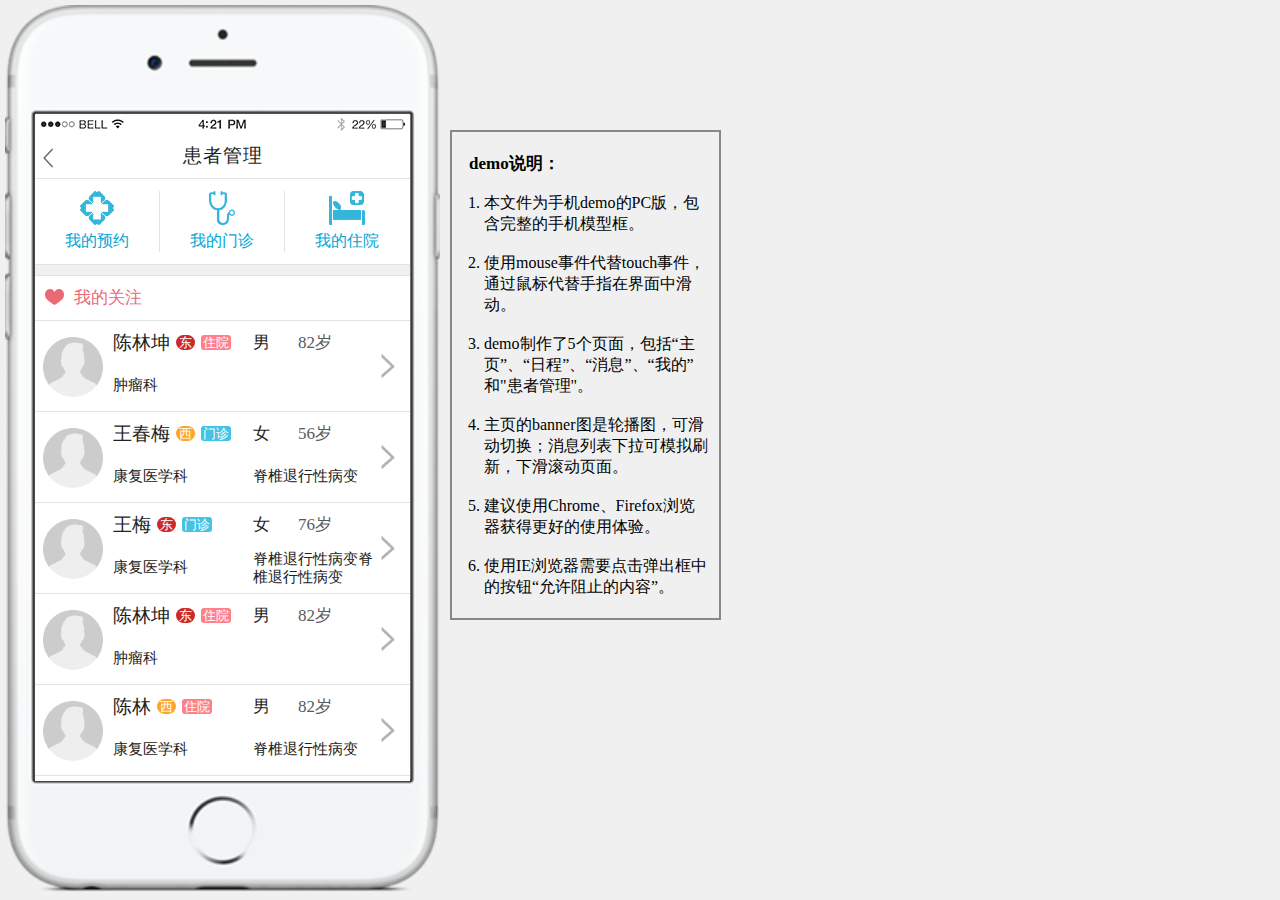
<file: js/patients.html>
<!doctype html> 
<html lang="en">
<head>
<meta charset='utf-8'>
<meta name="viewport" content="initial-scale=1, maximum-scale=1, minimum-scale=1, user-scalable=no">
<meta name="format-detection" content="telphone=no, email=no"/>
 <title>曙光医生</title>
 <link rel="stylesheet" href="style.css" type='text/css'>
 <script type='text/javascript' src='jquery-1.10.1.min.js'></script>
 <script src='data.js'></script>
 <script src='scroll.js'></script>
 <script>
 $(function(){

  $('.phone').on('mousedown',function(){return false;});
 	
  for(var i=0;i<patients_data.length;i++){
  		var oLi=$('<li></li>'); oLi.appendTo( $('#patients_list').find('ul') );
  		
  		var oDiv1=$('<div></div>'),oImg_head=$('<img/>'); oDiv1.appendTo(oLi); 
  		oImg_head.attr('src','../img/04_user_pic.png').appendTo(oDiv1); 
  		

  		var oDiv2=$('<div></div>');oDiv2.appendTo(oLi);
  		var oDiv_detail=$('<div></div>');oDiv_detail.appendTo(oDiv2);
  		var oSpan_name=$('<span></span>'),oSpan_hospital=$('<span></span>'),oSpan_type=$('<span></span>'),oSpan_sex=$('<span></span>'),oSpan_age=$('<span></span>');
  		oSpan_name.attr('class','name').html(patients_data[i].name).appendTo(oDiv_detail);
  		if(patients_data[i].hospital=='东'){ oSpan_hospital.attr('class','hospital_east'); } else{ oSpan_hospital.attr('class','hospital_west'); }
  		oSpan_hospital.html(patients_data[i].hospital).appendTo(oDiv_detail);
  		if(patients_data[i].type=='住院'){ oSpan_type.attr('class','hospitalization'); } else{ oSpan_type.attr('class','outpatient'); }
  		oSpan_type.html(patients_data[i].type).appendTo(oDiv_detail);
  		oSpan_sex.attr('class','sex').html(patients_data[i].sex).appendTo(oDiv_detail);
  		oSpan_age.attr('class','age').html(patients_data[i].age).appendTo(oDiv_detail);
  		
  		var oDiv_disease=$('<div></div>');oDiv_disease.appendTo(oDiv2);
  		var oSpan_department=$('<span></span>'),oSpan_description=$('<span></span>');
  		oSpan_department.attr('class','department').html(patients_data[i].department).appendTo(oDiv_disease);
  		oSpan_description.attr('class','description').html(patients_data[i].description).appendTo(oDiv_disease);
  		if(oSpan_description.height()>40){oSpan_description.get(0).style.lineHeight='18px';}
  		
  		
  		var oImg=$('<img/>'); oImg.attr('src','../img/00_grey.png').appendTo(oLi);
  	}
 	
 	barScroll($('.bar').get(0),$('.barParent').get(0),$('#patients_list').find('ul').get(0),$('.refresh').get(0),1);
 });
 </script>
</head>

<body>
<ol class='readme'>
  <h4>demo说明：</h4><br/>
  <li>本文件为手机demo的PC版，包含完整的手机模型框。</li><br/>
  <li>使用mouse事件代替touch事件，通过鼠标代替手指在界面中滑动。</li><br/>
  <li>demo制作了5个页面，包括“主页”、“日程”、“消息”、“我的”和"患者管理"。</li><br/>
  <li>主页的banner图是轮播图，可滑动切换；消息列表下拉可模拟刷新，下滑滚动页面。</li><br/>
  <li>建议使用Chrome、Firefox浏览器获得更好的使用体验。</li><br/>
  <li>使用IE浏览器需要点击弹出框中的按钮“允许阻止的内容”。</li>
</ol>
<div class='phone'>
  <div class='statusBar'></div>
  <div class='frame'>
    <div id='patients'>
      <div class='nav'><a href="../index.html"><img src="../img/01_back.png"></a><span>患者管理</span></div>
      <div class='main'>
        <ul id='function'>
          <li><div><img src="../img/05_patients_icon1.png"></div><span>我的预约</span></li>
          <li><div><img src="../img/05_patients_icon2.png"></div><span>我的门诊</span></li>
          <li><div><img src="../img/05_patients_icon3.png"></div><span>我的住院</span></li>
        </ul>
        <div id='care'>
          <div><img src="../img/05_patients_icon4.png"><span>我的关注</span></div>
          <div id='patients_list'>
            <div class='barParent'><div class='bar'></div></div>
            <ul>
              <div class='refresh'><img src="../img/00_refresh.png"><p>下拉刷新</p></div> 
            </ul>
          </div>
        </div>
      </div>
    </div>
  </div>
</div>

</body>
</html>
</file>
<file: js/style.css>
@keyframes arrowRotate{ from{transform:rotate(0deg);} to{transform:rotate(-180deg);} }
@keyframes backwordsRotate{ from{transform:rotate(-180deg);} to{transform:rotate(0deg);} }
*{margin:0;padding: 0;}
 body{background: #f0f0f0;}
 a{text-decoration: none;color:#222;}
 p,span{font-family:'黑体';color:#222;}
 ul{list-style: none;}

/*demo说明 ↓↓↓ */ 
 .readme{position:absolute;top:130px;left:450px;border:2px solid #888;padding:20px 10px 20px 32px;width:225px;}
 .readme h4{margin-left: -15px;font-size: 17px;}

/*网络不佳动画样式 ↓↓↓ */ 
 .loading,.reload{width:375px;height:554px;position:absolute;top:50px;left:0;background: #f0f0f0;text-align: center;display: none;}
 .loading{line-height: 554px;z-index:15;}
 .loading img{width:30px;}
 .reload{z-index:20;}
 .reload>div{width:120px;margin:150px auto;}
 .reload>div>img{width:80px;height:80px;background: #ddd;}
 .reload>div>p{margin: 10px auto;color:#666;line-height: 16px;font-size: 14px;}
 .reload .reBtn{padding:4px 20px;border:1px solid #666;color:#444;border-radius:4px;width:70px;margin:20px auto;font-weight:200;font-size: 15px;cursor:pointer;}
 .reload .reBtn:hover{opacity: 0.7;}

/*滚动条样式 ↓↓↓ */ 
 .barParent{position: absolute;top:2px;width:8px;right:0;z-index: 5;}
 .bar{width:2px;border-radius:2px;background:black;position: absolute;right:3px;top:0;display: none;}

/*模拟刷新动画样式 ↓↓↓ */ 
 .refresh{position: absolute;top:-30px;width:100%;height:16px;}
 .refresh>img{position: absolute;height:16px;left:150px;}
 .refresh>p{position: absolute;height:16px;line-height:16px;font-size: 13px;font-weight: 300;left:180px;color:#444;}
 
/*手机背景样式 ↓↓↓ */
 .phone{width:435px;height:888px;background: url(../img/phone1.png) no-repeat;background-size:435px;position: absolute;left:5px;top:5px;}
 .statusBar{width:375px;height:20px;background: url(../img/statusBar.png) no-repeat;position: absolute;top:109px;left:30px;}

/*框架样式 ↓↓↓ */
 .frame{width:375px;height:647px;background:#f0f0f0;position:absolute;top:129px;left:30px;}
 #index,#calendar,#message,#user{position: absolute;left:0;top:0;width:375px;height:598px;overflow: hidden;}
 .main{position: absolute;left:0;top:45px;width:100%;height:554px;}
/* #index{display:none;}*/
/* #calendar{display:none;}
 #message{display:none;} 
 #user{display:none;}*/

/*导航栏样式 ↓↓↓ */
 .nav,#tab{width:100%;background: white;position:absolute;left:0;}
 .nav{height:44px;top:0;text-align: center;line-height: 44px;z-index:3;font-size:19px;letter-spacing:2px;border-bottom: 1px solid #e3e3e3;font-weight:400;}
 #index .nav{border-bottom: 1px solid #fff;}
 #index .nav img{height:25px;vertical-align: middle;}
 #message .nav>span:last-child{position:absolute;right:5px;font-size:16px;letter-spacing:0px;}
 
/*主页样式 ↓↓↓ */
 #banner,#view1,#view2,#view3{width:100%;background: white;position: absolute;left:0;}
 #banner{height:139px;top:0;border-bottom: 1px solid #e3e3e3;overflow: hidden;cursor: pointer;}
 #banner>div{height:139px;position:absolute;top:0;left:0;}
 #banner img{width:375px;}
 
 #view1,#view2,#view3{border-top:1px solid #e3e3e3;border-bottom:1px solid #e3e3e3;background:#e3e3e3;}
 #view1 span,#view2 span,#view3 span,#tab p{font-family:'黑体';font-size:18px;color:#222;}
 #view1 span{margin-left:12px;}
 #view1{top:150px;height:80px;}
 #view1 div{height:80px;background:white;position: absolute;top:0;line-height: 80px;}
 #view1 div img{height:44px;vertical-align: middle;margin-left:15px;}
 #view1 div:first-child img{height:50px;margin-left: 25px;margin-right: 5px;}
 #view1 div:first-child{width:187px;left:0;}
 #view1 div:last-child{width:187px;right:0;}
 
 #view2{top:242px;height:141px;}
 #view3{top:395px;height:141px;}
 #view2>div,#view3>div{height:141px;position:absolute;top:0;}
 #view2>div:first-child,#view3>div:first-child{background: white;width:111px;left:0;text-align:center;}
 #view2>div:last-child,#view3>div:last-child{right:0;width:264px;}
 #view2>div:last-child div,#view3>div:last-child div{background: white;width:131px;height:70px;float:left;margin-left:1px;line-height: 70px;}
 #view2>div:last-child div:first-child,#view2>div:last-child div:nth-child(2),#view3>div:last-child div:first-child,#view3>div:last-child div:nth-child(2){margin-bottom: 1px;}
 /*view2,view3的白底样式 ↑↑ */
 #view2>div:first-child img{width:70px;margin-top:15px;margin-bottom:10px;}
 #view3>div:first-child img{width:78px;margin-top:32px;margin-bottom:24px;}
 #view2>div:first-child span,#view3>div:first-child span{font-size:16px;margin:auto;}
 #view2>div:last-child img,#view3>div:last-child img{height:32px;margin-left:10px;vertical-align: middle;}
 #view2>div:last-child div:nth-child(1) img{height:42px;margin-left:14px;}
 #view2>div:last-child div:nth-child(3) img{height:27px;margin-left:5px;}
 #view2>div:last-child div:nth-child(4) img{height:34px;}
 #view3>div:last-child div:nth-child(2) img,#view3>div:last-child div:nth-child(3) img{height:34px;}
 #view2>div:last-child span,#view3>div:last-child span{font-size:16px;float:right;margin-right:10px;}  

/*日程页面样式 ↓↓↓ */
 #calendar .main{text-align: center;}
 #calendar .main span{font-size:36px;color:#ccc;font-weight:200;display: block;margin-top:180px;}

/*消息页面样式 ↓↓↓ */ 
 #message .main{text-align:center;}
 #message .barParent{height:549px;}
 #message_list{width:100%;position: absolute;top:0;}
 .ms{width:350px;height:132px;background: white;border-radius:10px;margin:0 auto;margin-top:15px;line-height: 30px;border:1px solid #e3e3e3;}
 .ms p{width:330px;height:44px;margin:0 auto;text-align:left;border-bottom: 1px solid #e3e3e3;line-height: 44px;position: relative;}
 .ms p:last-child{border-bottom: none;}
 .ms img{height:22px;vertical-align: middle;margin-left:5px;}
 .ms p:first-child span{vertical-align: sub;}
 .ms p:first-child>span:nth-child(2){color:#01a5d4;font-size:17px;font-weight:400;margin-left:7px;}
 .ms p:first-child>span:nth-child(3),.ms p:last-child span:last-child{color:#555;position:absolute;right: 5px;font-size:15px;font-weight:300;}
 .ms p:nth-child(2)>span{font-size:16px;font-weight:300;margin-left:5px;color:#000;}
 .ms p:last-child span:first-child,.ms p:last-child span:last-child{color:#01a5d4;font-size:16px;font-weight:300;margin-left:5px; }  

/*我的页面样式 ↓↓↓ */ 
 #pic,#set,#exit{width:100%;background:#e3e3e3;border-top:1px solid #e3e3e3;border-bottom:1px solid #e3e3e3;margin-bottom: 10px;}
 #pic{height:160px;background: white;text-align: center;border-top:none;}
 #pic img{height:80px;margin-top:12px;margin-bottom:4px;}
 #pic p{text-align: left;width:120px;margin:0 auto;}
 #pic p span:first-child{font-size:15px;font-weight: 400;color:#555;}
 #pic p span:last-child{font-size:16px;}
 #set>div,#exit{width:100%;height:45px;margin-bottom:1px;background: white;line-height:40px;position: relative;}
 #set>div:last-child,#exit{margin-bottom:0;}
 #set>div div{float:left;width:42px;}
 #set>div div img{height:22px;vertical-align: middle;margin-left:13px;}
 #set>div:first-child div img{margin-left: 15px;}
 #set>div:last-child div img{height:18px;margin-left:9px;}
 #set>div span{vertical-align: sub;font-size: 16px;}
 #set>div>img{position: absolute;right:10px;top:16px;height:16px;}
 #exit{text-align: center;line-height: 45px;}
 #exit span{font-size: 18px;}  
 
/*Tab底栏样式 ↓↓↓ */
 #tab{height:49px;bottom:0;z-index:3;line-height:16px;}
 #tab div{position:absolute;top:7px;text-align: center;cursor: pointer;}
 #tab div:first-child{left:35px;}
 #tab div:nth-child(2){left:130px;}
 #tab div:nth-child(3){left:225px;}
 #tab div:last-child{left:315px;}
 #tab img{height:20px;}
 #tab>div:nth-child(3) img{height:16px;margin:2px;}
 #tab p{font-size: 14px;}
 #tab>div:first-child p{color:#01a5d4;}
 
/*患者管理页面 ↓↓↓ */
 #patients .nav{letter-spacing:1px;}
 #patients .nav a{display:block;position: absolute;width:41px;height:100%;text-align: left;}
 #patients .nav img{width:10px;vertical-align: middle;margin-left:8px;}
 #patients .nav img:hover{opacity: 0.7;alpha(opacity=70);}
 #patients .main{height:602px;}
 #function{width:100%;height:85px;background: white;border-bottom: 1px solid #e3e3e3;margin-bottom: 10px;}
 #function li{float:left;width:124px;text-align: center;vertical-align:middle;margin-top:12px;border-right: 1px solid #e3e3e3;}
 #function li:last-child{border-right: none;}
 #function li div{height:40px;}
 #function li img{height:34px;}
 #function li span{color:#01a5d4;}
 #care{width:100%;border-top: 1px solid #e3e3e3;height:505px;}
 #care>div:first-child{width:100%;height:44px;background: white;line-height: 44px;border-bottom: 1px solid #e3e3e3;}
 #care>div>img{height:16px;margin-left:10px;margin-top:-5px;vertical-align: middle;}
 #care>div>span{color:#eb6877;margin-left:10px;font-weight: 400px;font-size: 17px;}
 #patients_list{position: relative;width:100%;height:460px;overflow: hidden;}
 #patients_list .barParent{height:456px;}
 #patients_list ul{position: absolute;width:100%;}
 #patients_list ul>.refresh{top:-35px;}
 #patients_list ul li{width:100%;height:90px;background: white;border-bottom: 1px solid #e3e3e3;position: relative;}
 #patients_list ul li>div{float:left;height:100%;}
 #patients_list ul li>div:first-child{line-height:90px;width:70px;margin-left: 8px;}
 #patients_list ul li>div img{height:60px;vertical-align: middle;}
 #patients_list ul li>div:nth-child(2){width:260px;line-height: 40px;}
 #patients_list ul li>div:nth-child(2)>div{height:43px;margin-top:2px;position:relative;}
 #patients_list .name{font-size:19px;}
 #patients_list .hospital_east, #patients_list .hospital_west,#patients_list .hospitalization,#patients_list .outpatient{font-size:13px;font-weight:300;color:white;margin-left:6px;vertical-align:top;}
 #patients_list .hospital_east,#patients_list .hospital_west{background:#cc292c;border-radius:11px;padding:0 3px;}
 #patients_list .hospital_west{background:#ffa526;}
 #patients_list .hospitalization,#patients_list .outpatient{background:#ff808a;border-radius:3px;padding:0 2px;}
 #patients_list .outpatient{background:#45c3e5;}
 #patients_list .sex,#patients_list .age{position:absolute;font-size:17px;}
 #patients_list .sex{left:140px;}
 #patients_list .age{left:185px;color:#5a5a5a;} 
 #patients_list .department,#patients_list .description{font-size:15px;width:120px;height:34px;line-height:34px;float:left;}
 #patients_list .department span,#patients_list .description span{color:#5a5a5a;}
 #patients_list .description{position:absolute;left:140px;line-height:34px;width:120px;height:auto;}

 #patients_list ul li>img{position: absolute;top:33px;right:15px;height:24px;}
</file>
